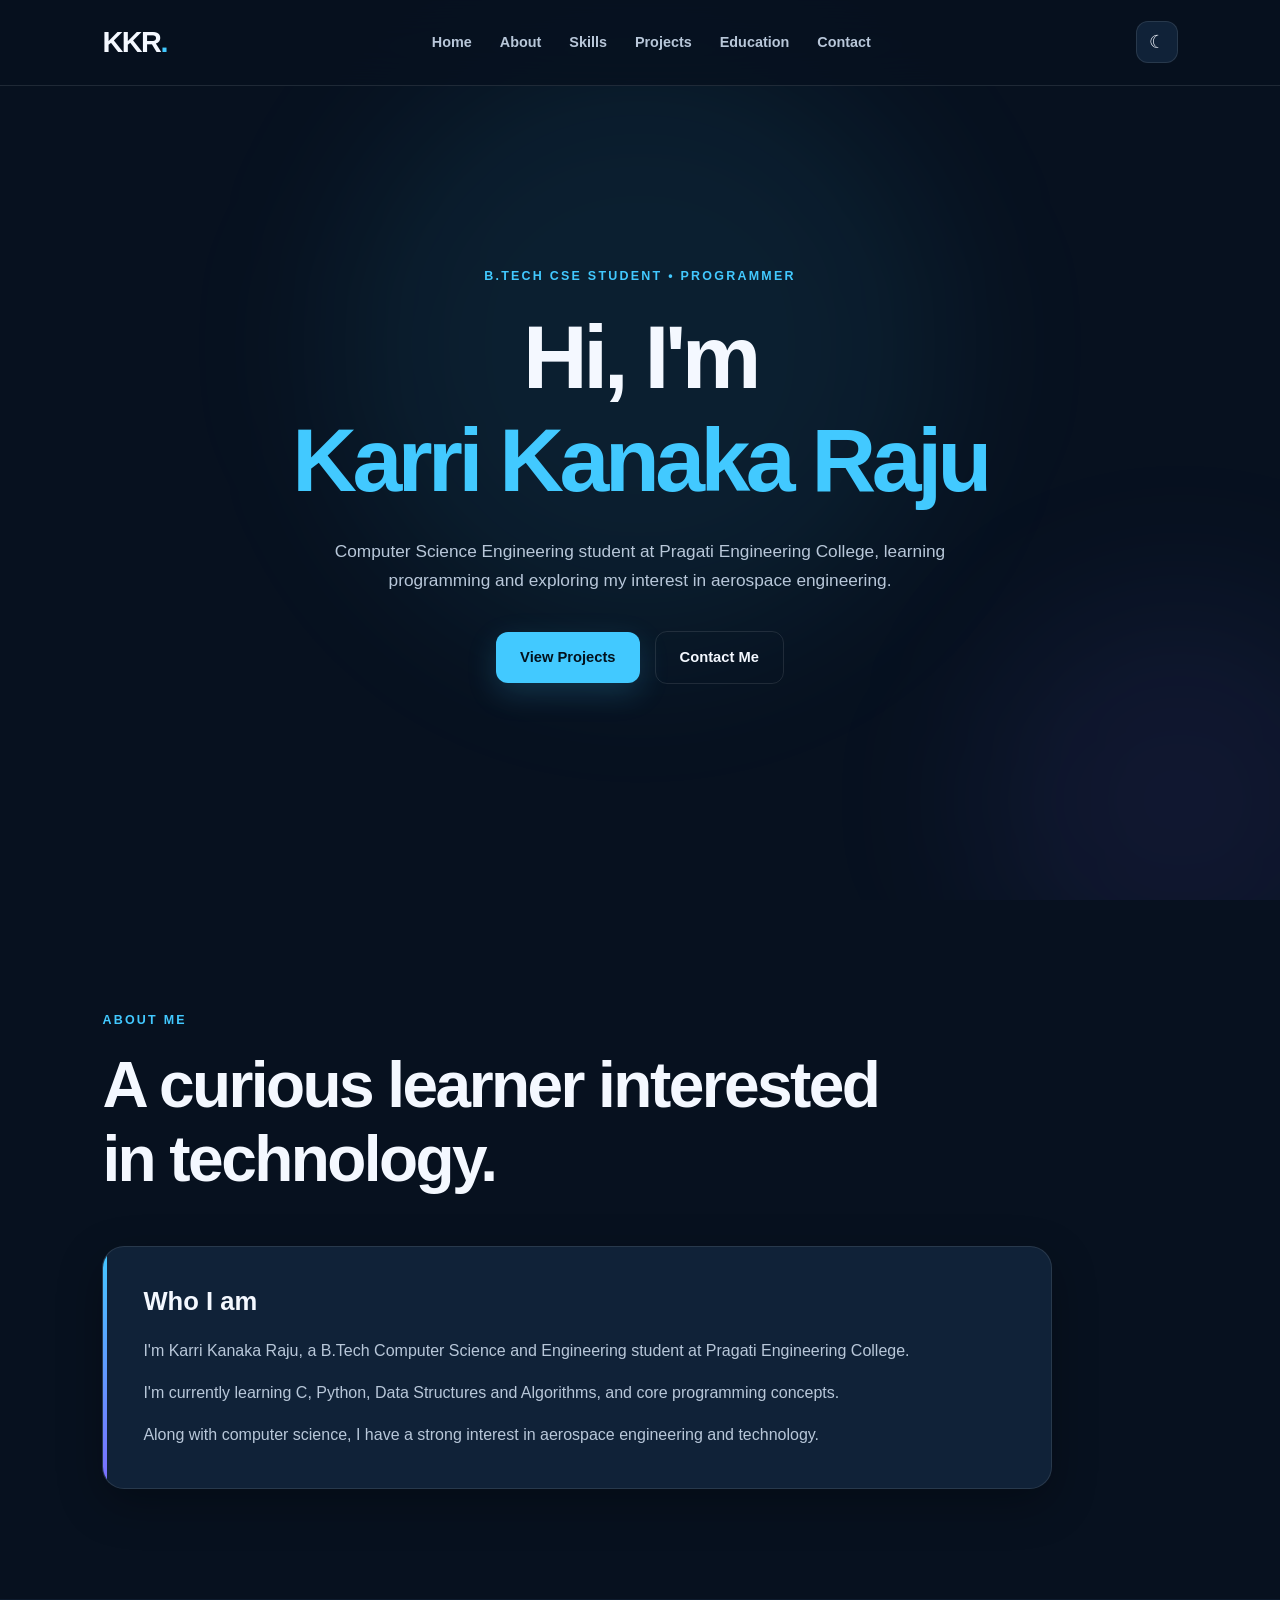
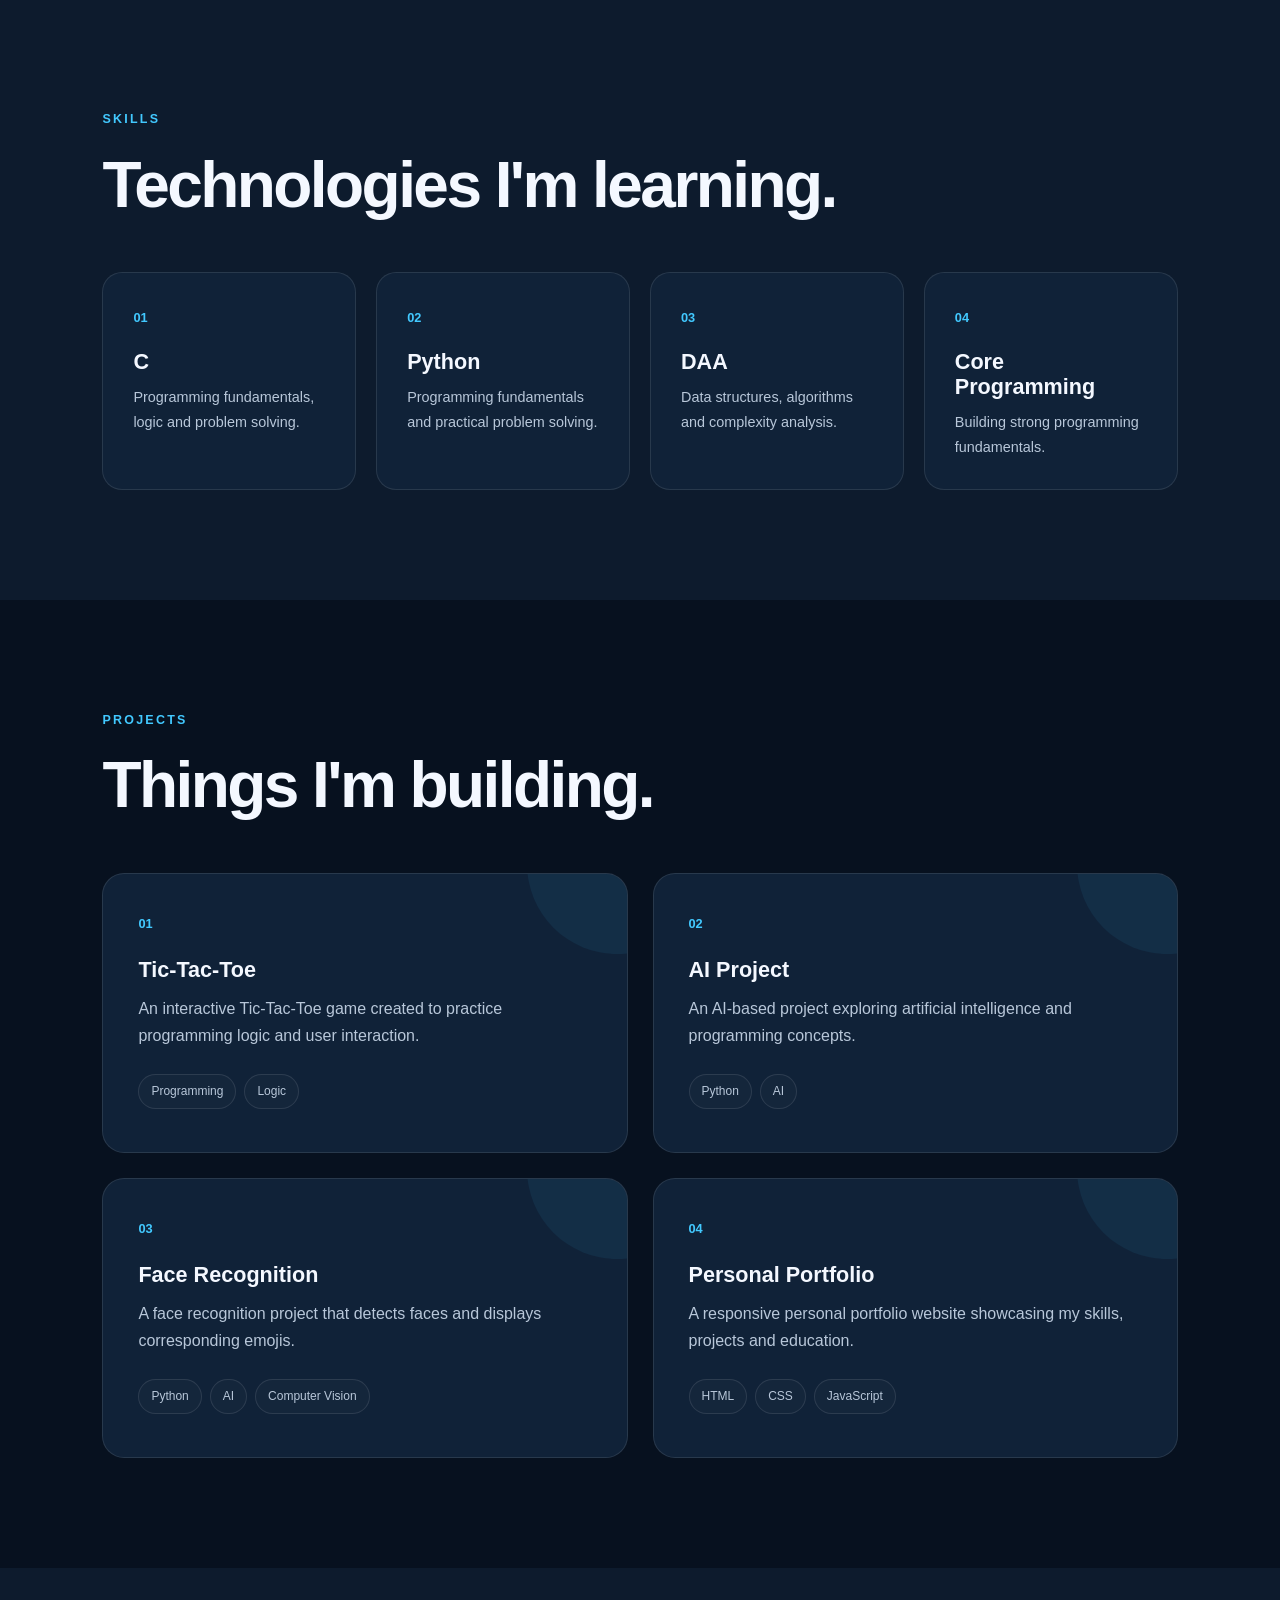
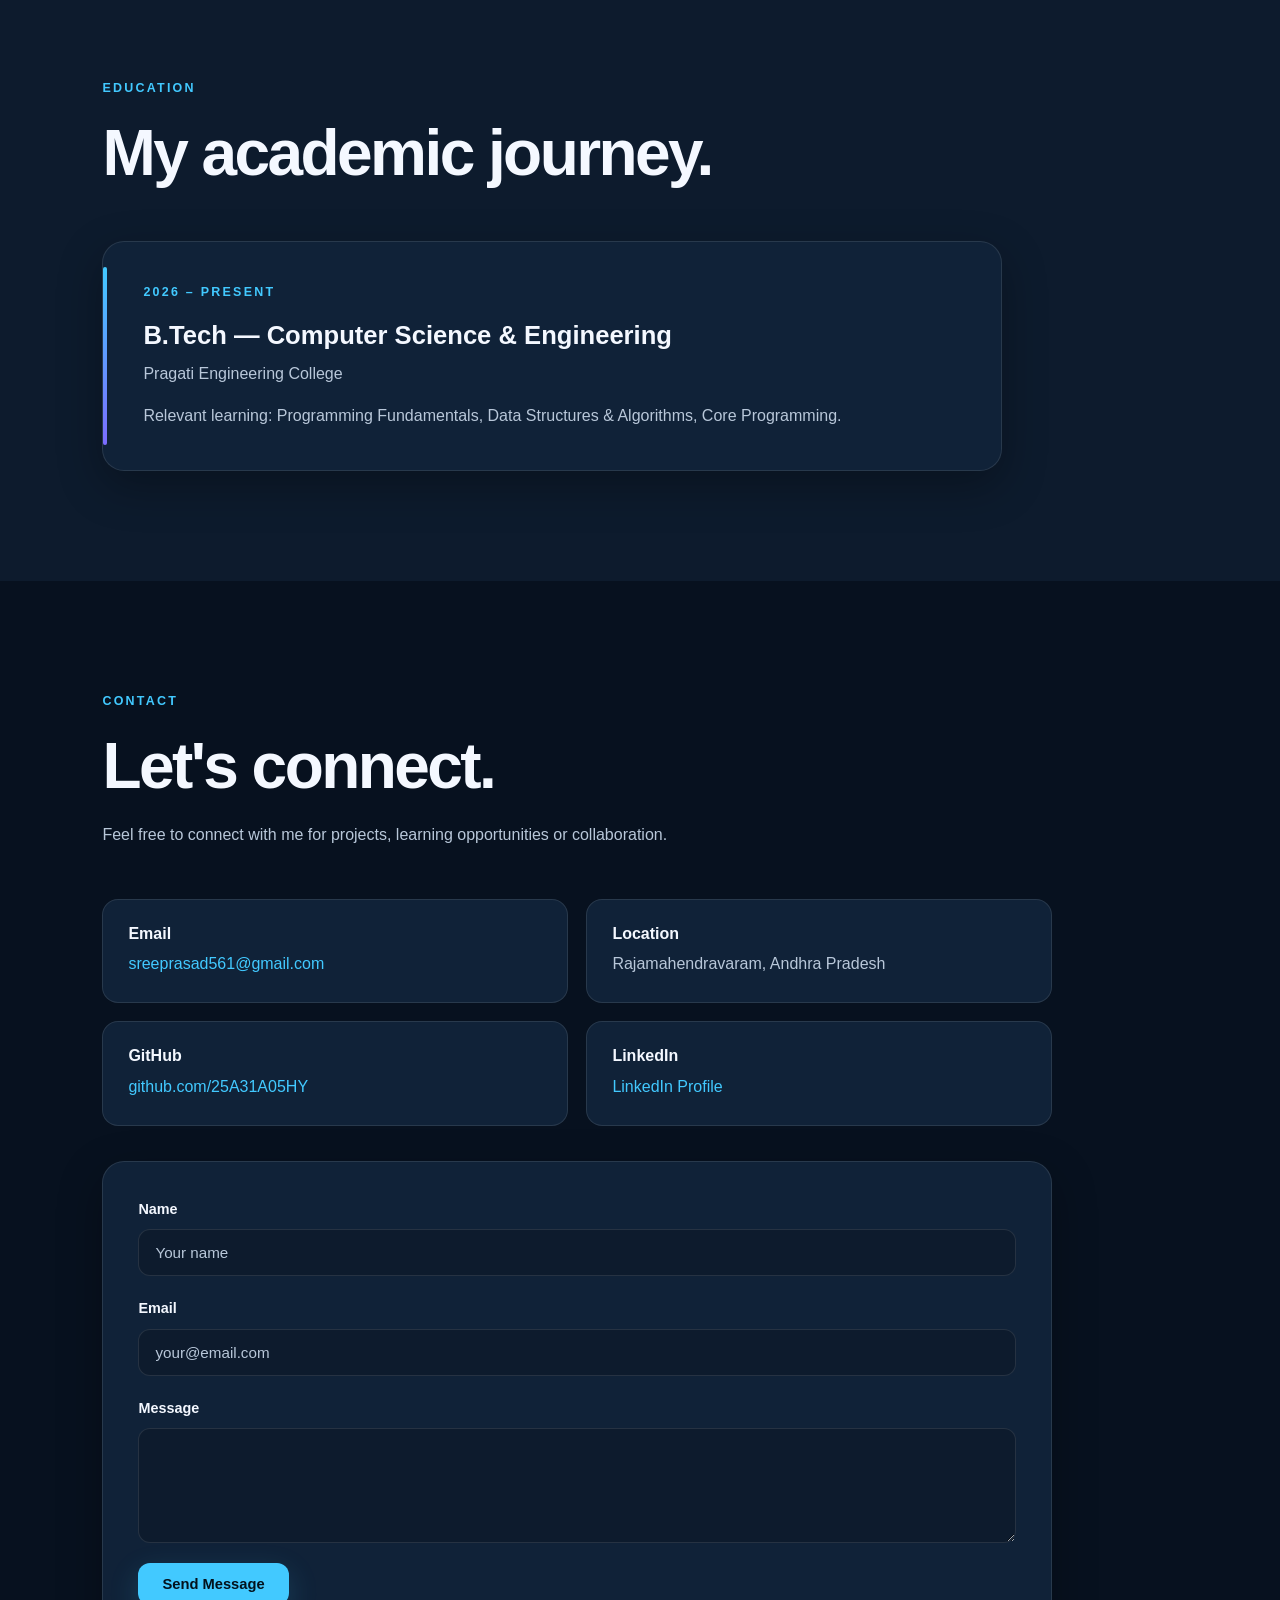
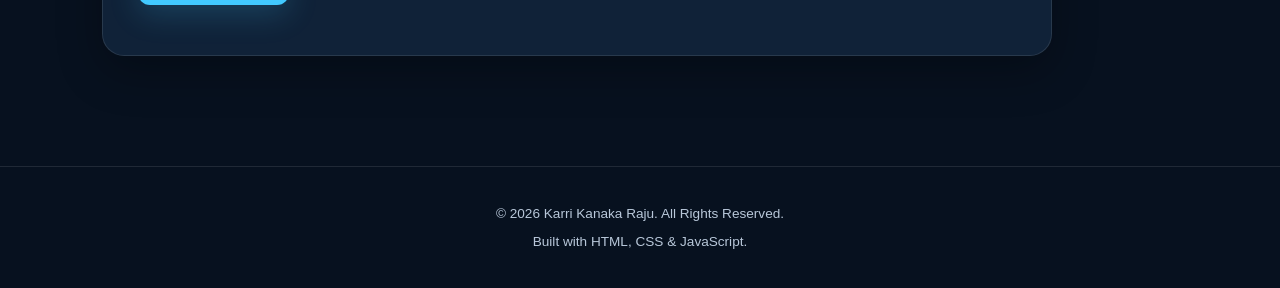
<file: index.html>
<!DOCTYPE html>
<html lang="en">
<head>
    <meta charset="UTF-8">

    <meta name="viewport" 
          content="width=device-width, initial-scale=1.0">

    <meta name="description"
          content="Portfolio of Karri Kanaka Raju, B.Tech CSE student and aspiring developer.">

    <title>Karri Kanaka Raju | CSE Student</title>

    <!-- CSS File -->
    <link rel="stylesheet" href="style.css">
</head>

<body>

    <!-- ================= NAVIGATION ================= -->

    <header class="navbar">

        <div class="logo">
            KKR<span>.</span>
        </div>

        <nav>
            <a href="#home">Home</a>
            <a href="#about">About</a>
            <a href="#skills">Skills</a>
            <a href="#projects">Projects</a>
            <a href="#education">Education</a>
            <a href="#contact">Contact</a>
        </nav>

        <button id="themeBtn">
            ☾
        </button>

    </header>


    <!-- ================= HOME ================= -->

    <section id="home" class="hero">

        <div class="hero-content">

            <p class="eyebrow">
                B.TECH CSE STUDENT • PROGRAMMER
            </p>

            <h1>
                Hi, I'm
                <span>Karri Kanaka Raju</span>
            </h1>

            <p class="hero-description">

                Computer Science Engineering student at
                Pragati Engineering College, learning
                programming and exploring my interest in
                aerospace engineering.

            </p>

            <div class="hero-buttons">

                <a href="#projects" class="btn primary">
                    View Projects
                </a>

                <a href="#contact" class="btn secondary">
                    Contact Me
                </a>

            </div>

        </div>

    </section>


    <!-- ================= ABOUT ================= -->

    <section id="about" class="section">

        <div class="section-title">

            <p class="eyebrow">
                ABOUT ME
            </p>

            <h2>
                A curious learner interested in technology.
            </h2>

        </div>


        <div class="about-card">

            <h3>
                Who I am
            </h3>

            <p>

                I'm Karri Kanaka Raju, a B.Tech Computer
                Science and Engineering student at
                Pragati Engineering College.

            </p>

            <p>

                I'm currently learning C, Python, Data
                Structures and Algorithms, and core
                programming concepts.

            </p>

            <p>

                Along with computer science, I have a
                strong interest in aerospace engineering
                and technology.

            </p>

        </div>

    </section>


    <!-- ================= SKILLS ================= -->

    <section id="skills" class="section skills-section">

        <div class="section-title">

            <p class="eyebrow">
                SKILLS
            </p>

            <h2>
                Technologies I'm learning.
            </h2>

        </div>


        <div class="skills-container">

            <div class="skill-card">

                <span>01</span>

                <h3>
                    C
                </h3>

                <p>
                    Programming fundamentals,
                    logic and problem solving.
                </p>

            </div>


            <div class="skill-card">

                <span>02</span>

                <h3>
                    Python
                </h3>

                <p>
                    Programming fundamentals and
                    practical problem solving.
                </p>

            </div>


            <div class="skill-card">

                <span>03</span>

                <h3>
                    DAA
                </h3>

                <p>
                    Data structures, algorithms
                    and complexity analysis.
                </p>

            </div>


            <div class="skill-card">

                <span>04</span>

                <h3>
                    Core Programming
                </h3>

                <p>
                    Building strong programming
                    fundamentals.
                </p>

            </div>

        </div>

    </section>


    <!-- ================= PROJECTS ================= -->

    <section id="projects" class="section">

        <div class="section-title">

            <p class="eyebrow">
                PROJECTS
            </p>

            <h2>
                Things I'm building.
            </h2>

        </div>


        <div class="projects-container">


            <!-- PROJECT 1 -->

            <div class="project-card">

                <span class="project-number">
                    01
                </span>

                <h3>
                    Tic-Tac-Toe
                </h3>

                <p>

                    An interactive Tic-Tac-Toe game
                    created to practice programming
                    logic and user interaction.

                </p>

                <div class="tags">

                    <span>
                        Programming
                    </span>

                    <span>
                        Logic
                    </span>

                </div>

            </div>


            <!-- PROJECT 2 -->

            <div class="project-card">

                <span class="project-number">
                    02
                </span>

                <h3>
                    AI Project
                </h3>

                <p>

                    An AI-based project exploring
                    artificial intelligence and
                    programming concepts.

                </p>

                <div class="tags">

                    <span>
                        Python
                    </span>

                    <span>
                        AI
                    </span>

                </div>

            </div>


            <!-- PROJECT 3 -->

            <div class="project-card">

                <span class="project-number">
                    03
                </span>

                <h3>
                    Face Recognition
                </h3>

                <p>

                    A face recognition project that
                    detects faces and displays
                    corresponding emojis.

                </p>

                <div class="tags">

                    <span>
                        Python
                    </span>

                    <span>
                        AI
                    </span>

                    <span>
                        Computer Vision
                    </span>

                </div>

            </div>


            <!-- PROJECT 4 -->

            <div class="project-card">

                <span class="project-number">
                    04
                </span>

                <h3>
                    Personal Portfolio
                </h3>

                <p>

                    A responsive personal portfolio
                    website showcasing my skills,
                    projects and education.

                </p>

                <div class="tags">

                    <span>
                        HTML
                    </span>

                    <span>
                        CSS
                    </span>

                    <span>
                        JavaScript
                    </span>

                </div>

            </div>

        </div>

    </section>


    <!-- ================= EDUCATION ================= -->

    <section id="education"
             class="section education-section">

        <div class="section-title">

            <p class="eyebrow">
                EDUCATION
            </p>

            <h2>
                My academic journey.
            </h2>

        </div>


        <div class="education-card">

            <p class="eyebrow">
                2026 – PRESENT
            </p>

            <h3>
                B.Tech — Computer Science & Engineering
            </h3>

            <p>
                Pragati Engineering College
            </p>

            <p>
                Relevant learning:
                Programming Fundamentals,
                Data Structures & Algorithms,
                Core Programming.
            </p>

        </div>

    </section>


    <!-- ================= CONTACT ================= -->

    <section id="contact" class="section contact-section">

        <div class="section-title">

            <p class="eyebrow">
                CONTACT
            </p>

            <h2>
                Let's connect.
            </h2>

            <p>
                Feel free to connect with me for
                projects, learning opportunities
                or collaboration.
            </p>

        </div>


        <div class="contact-container">


            <!-- EMAIL -->

            <div class="contact-item">

                <h3>
                    Email
                </h3>

                <a href="mailto:sreeprasad561@gmail.com">

                    sreeprasad561@gmail.com

                </a>

            </div>


            <!-- LOCATION -->

            <div class="contact-item">

                <h3>
                    Location
                </h3>

                <p>
                    Rajamahendravaram, Andhra Pradesh
                </p>

            </div>


            <!-- GITHUB -->

            <div class="contact-item">

                <h3>
                    GitHub
                </h3>

                <a
                    href="https://github.com/25A31A05HY"
                    target="_blank">

                    github.com/25A31A05HY

                </a>

            </div>


            <!-- LINKEDIN -->

            <div class="contact-item">

                <h3>
                    LinkedIn
                </h3>

                <a
                    href="https://www.linkedin.com/in/karri-kanakaraju-bb6509380/"
                    target="_blank">

                    LinkedIn Profile

                </a>

            </div>

        </div>


        <!-- CONTACT FORM -->

        <form id="contactForm"
              class="contact-form">

            <label>
                Name

                <input
                    type="text"
                    id="name"
                    placeholder="Your name"
                    required>

            </label>


            <label>
                Email

                <input
                    type="email"
                    id="email"
                    placeholder="your@email.com"
                    required>

            </label>


            <label>
                Message

                <textarea
                    id="message"
                    rows="5"
                    placeholder="Your message"
                    required>
                </textarea>

            </label>


            <button
                type="submit"
                class="btn primary">

                Send Message

            </button>

            <p id="formStatus"></p>

        </form>

    </section>


    <!-- ================= FOOTER ================= -->

    <footer>

        <p>

            © <span id="year"></span>
            Karri Kanaka Raju.
            All Rights Reserved.

        </p>

        <p>
            Built with HTML, CSS & JavaScript.
        </p>

    </footer>


    <!-- JavaScript -->

    <script src="script.js"></script>

</body>

</html>
</file>
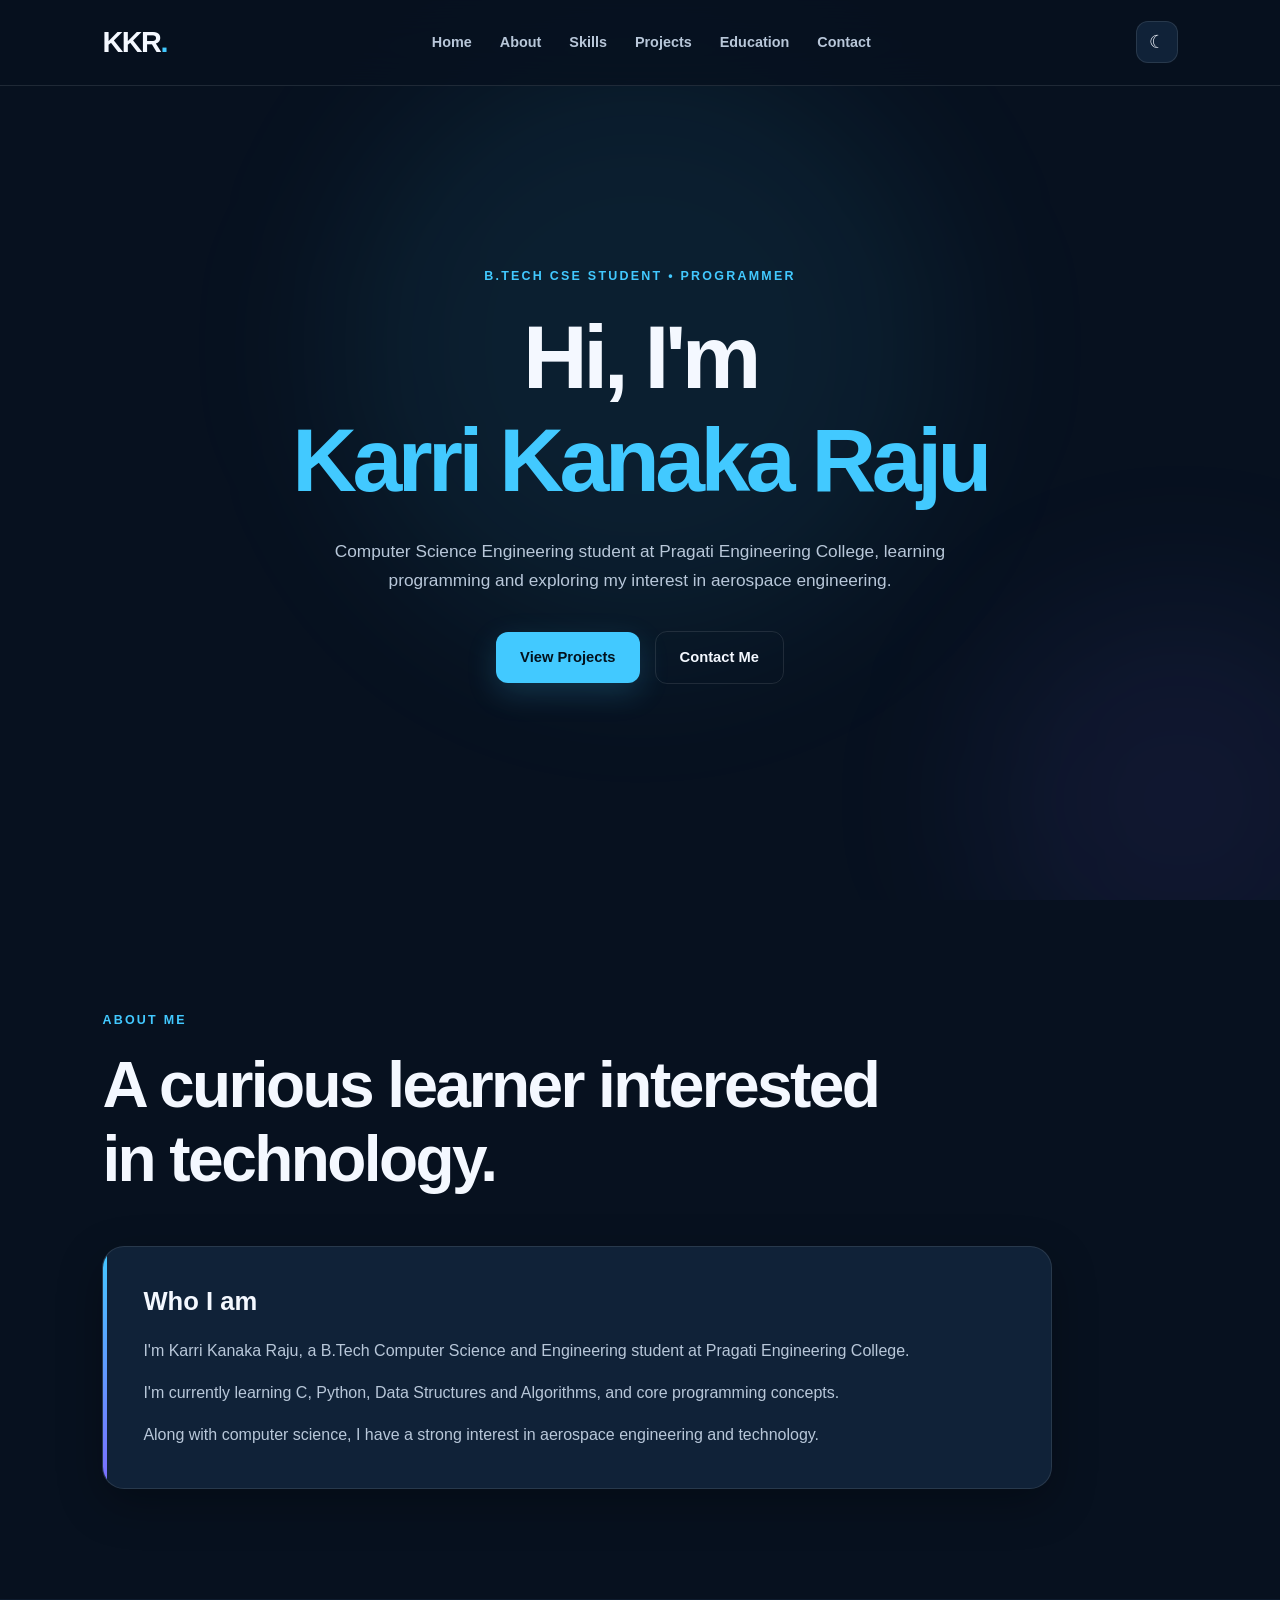
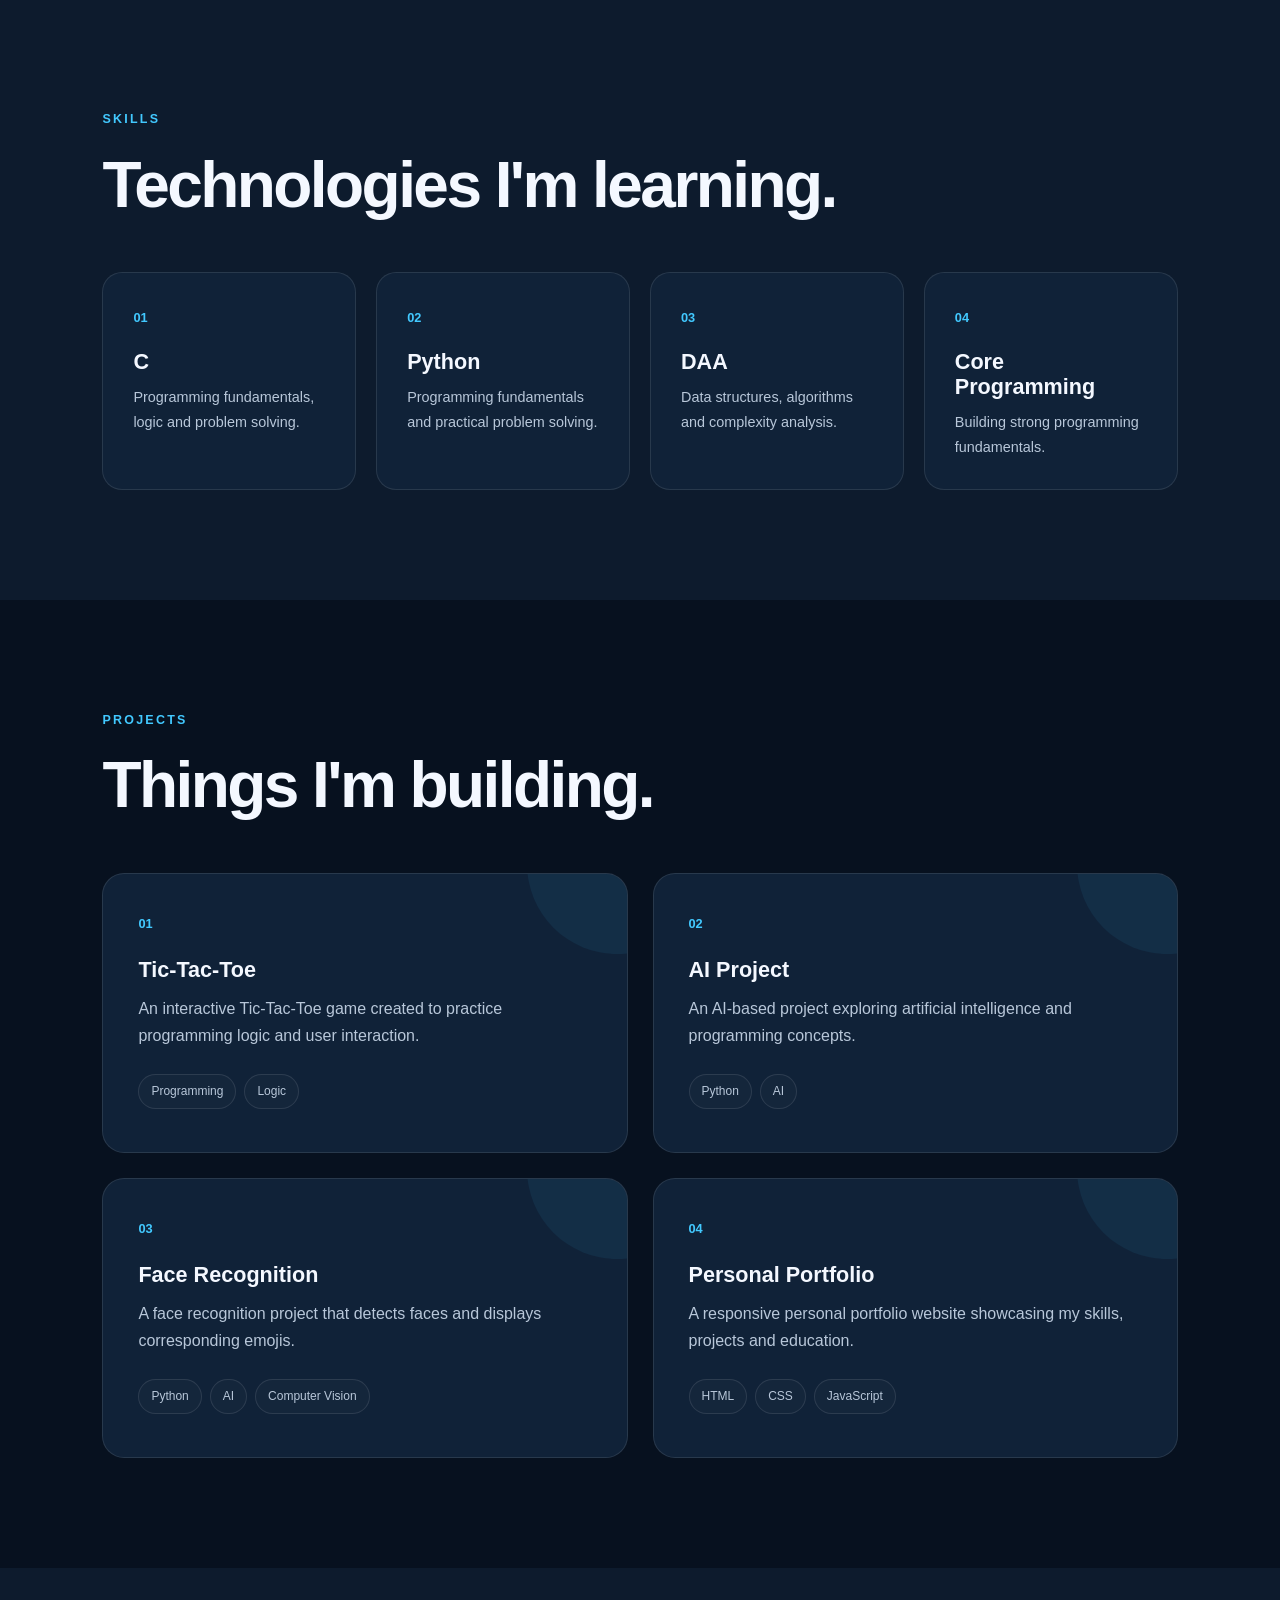
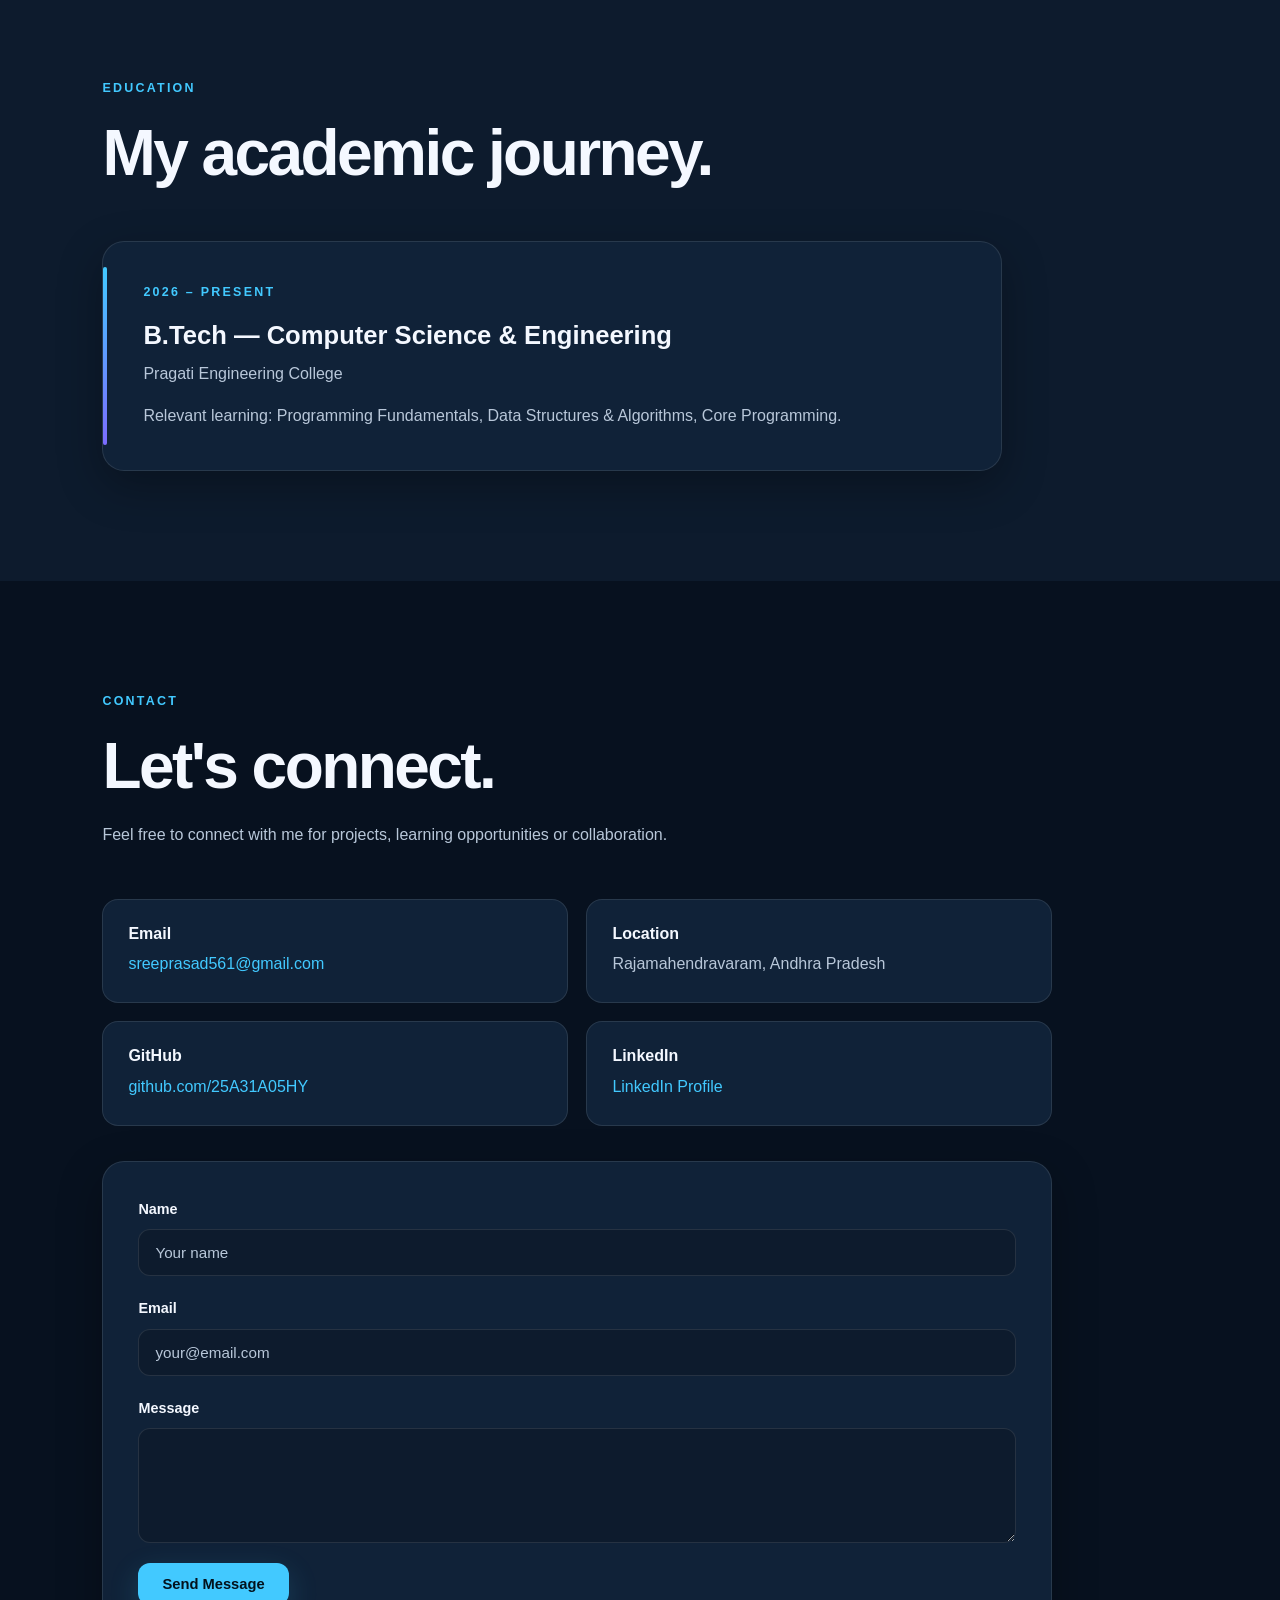
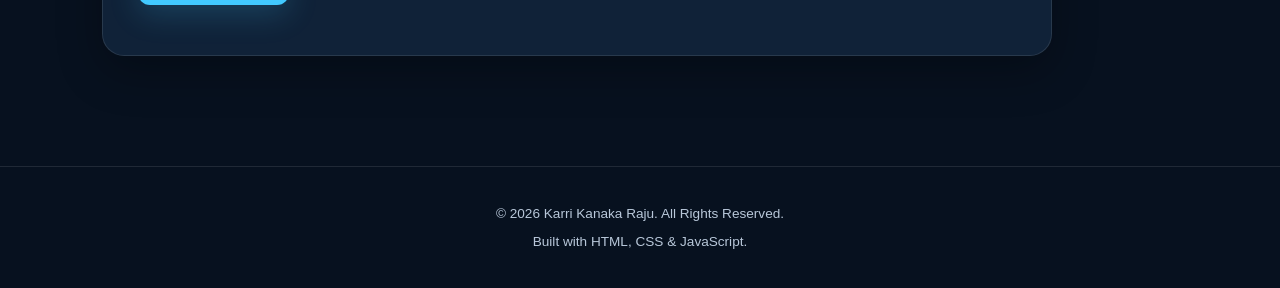
<file: prot_folo.html>
<!DOCTYPE html>
<html lang="en">
<head>
    <meta charset="UTF-8">

    <meta name="viewport" 
          content="width=device-width, initial-scale=1.0">

    <meta name="description"
          content="Portfolio of Karri Kanaka Raju, B.Tech CSE student and aspiring developer.">

    <title>Karri Kanaka Raju | CSE Student</title>

    <!-- CSS File -->
    <link rel="stylesheet" href="style.css">
</head>

<body>

    <!-- ================= NAVIGATION ================= -->

    <header class="navbar">

        <div class="logo">
            KKR<span>.</span>
        </div>

        <nav>
            <a href="#home">Home</a>
            <a href="#about">About</a>
            <a href="#skills">Skills</a>
            <a href="#projects">Projects</a>
            <a href="#education">Education</a>
            <a href="#contact">Contact</a>
        </nav>

        <button id="themeBtn">
            ☾
        </button>

    </header>


    <!-- ================= HOME ================= -->

    <section id="home" class="hero">

        <div class="hero-content">

            <p class="eyebrow">
                B.TECH CSE STUDENT • PROGRAMMER
            </p>

            <h1>
                Hi, I'm
                <span>Karri Kanaka Raju</span>
            </h1>

            <p class="hero-description">

                Computer Science Engineering student at
                Pragati Engineering College, learning
                programming and exploring my interest in
                aerospace engineering.

            </p>

            <div class="hero-buttons">

                <a href="#projects" class="btn primary">
                    View Projects
                </a>

                <a href="#contact" class="btn secondary">
                    Contact Me
                </a>

            </div>

        </div>

    </section>


    <!-- ================= ABOUT ================= -->

    <section id="about" class="section">

        <div class="section-title">

            <p class="eyebrow">
                ABOUT ME
            </p>

            <h2>
                A curious learner interested in technology.
            </h2>

        </div>


        <div class="about-card">

            <h3>
                Who I am
            </h3>

            <p>

                I'm Karri Kanaka Raju, a B.Tech Computer
                Science and Engineering student at
                Pragati Engineering College.

            </p>

            <p>

                I'm currently learning C, Python, Data
                Structures and Algorithms, and core
                programming concepts.

            </p>

            <p>

                Along with computer science, I have a
                strong interest in aerospace engineering
                and technology.

            </p>

        </div>

    </section>


    <!-- ================= SKILLS ================= -->

    <section id="skills" class="section skills-section">

        <div class="section-title">

            <p class="eyebrow">
                SKILLS
            </p>

            <h2>
                Technologies I'm learning.
            </h2>

        </div>


        <div class="skills-container">

            <div class="skill-card">

                <span>01</span>

                <h3>
                    C
                </h3>

                <p>
                    Programming fundamentals,
                    logic and problem solving.
                </p>

            </div>


            <div class="skill-card">

                <span>02</span>

                <h3>
                    Python
                </h3>

                <p>
                    Programming fundamentals and
                    practical problem solving.
                </p>

            </div>


            <div class="skill-card">

                <span>03</span>

                <h3>
                    DAA
                </h3>

                <p>
                    Data structures, algorithms
                    and complexity analysis.
                </p>

            </div>


            <div class="skill-card">

                <span>04</span>

                <h3>
                    Core Programming
                </h3>

                <p>
                    Building strong programming
                    fundamentals.
                </p>

            </div>

        </div>

    </section>


    <!-- ================= PROJECTS ================= -->

    <section id="projects" class="section">

        <div class="section-title">

            <p class="eyebrow">
                PROJECTS
            </p>

            <h2>
                Things I'm building.
            </h2>

        </div>


        <div class="projects-container">


            <!-- PROJECT 1 -->

            <div class="project-card">

                <span class="project-number">
                    01
                </span>

                <h3>
                    Tic-Tac-Toe
                </h3>

                <p>

                    An interactive Tic-Tac-Toe game
                    created to practice programming
                    logic and user interaction.

                </p>

                <div class="tags">

                    <span>
                        Programming
                    </span>

                    <span>
                        Logic
                    </span>

                </div>

            </div>


            <!-- PROJECT 2 -->

            <div class="project-card">

                <span class="project-number">
                    02
                </span>

                <h3>
                    AI Project
                </h3>

                <p>

                    An AI-based project exploring
                    artificial intelligence and
                    programming concepts.

                </p>

                <div class="tags">

                    <span>
                        Python
                    </span>

                    <span>
                        AI
                    </span>

                </div>

            </div>


            <!-- PROJECT 3 -->

            <div class="project-card">

                <span class="project-number">
                    03
                </span>

                <h3>
                    Face Recognition
                </h3>

                <p>

                    A face recognition project that
                    detects faces and displays
                    corresponding emojis.

                </p>

                <div class="tags">

                    <span>
                        Python
                    </span>

                    <span>
                        AI
                    </span>

                    <span>
                        Computer Vision
                    </span>

                </div>

            </div>


            <!-- PROJECT 4 -->

            <div class="project-card">

                <span class="project-number">
                    04
                </span>

                <h3>
                    Personal Portfolio
                </h3>

                <p>

                    A responsive personal portfolio
                    website showcasing my skills,
                    projects and education.

                </p>

                <div class="tags">

                    <span>
                        HTML
                    </span>

                    <span>
                        CSS
                    </span>

                    <span>
                        JavaScript
                    </span>

                </div>

            </div>

        </div>

    </section>


    <!-- ================= EDUCATION ================= -->

    <section id="education"
             class="section education-section">

        <div class="section-title">

            <p class="eyebrow">
                EDUCATION
            </p>

            <h2>
                My academic journey.
            </h2>

        </div>


        <div class="education-card">

            <p class="eyebrow">
                2026 – PRESENT
            </p>

            <h3>
                B.Tech — Computer Science & Engineering
            </h3>

            <p>
                Pragati Engineering College
            </p>

            <p>
                Relevant learning:
                Programming Fundamentals,
                Data Structures & Algorithms,
                Core Programming.
            </p>

        </div>

    </section>


    <!-- ================= CONTACT ================= -->

    <section id="contact" class="section contact-section">

        <div class="section-title">

            <p class="eyebrow">
                CONTACT
            </p>

            <h2>
                Let's connect.
            </h2>

            <p>
                Feel free to connect with me for
                projects, learning opportunities
                or collaboration.
            </p>

        </div>


        <div class="contact-container">


            <!-- EMAIL -->

            <div class="contact-item">

                <h3>
                    Email
                </h3>

                <a href="mailto:sreeprasad561@gmail.com">

                    sreeprasad561@gmail.com

                </a>

            </div>


            <!-- LOCATION -->

            <div class="contact-item">

                <h3>
                    Location
                </h3>

                <p>
                    Rajamahendravaram, Andhra Pradesh
                </p>

            </div>


            <!-- GITHUB -->

            <div class="contact-item">

                <h3>
                    GitHub
                </h3>

                <a
                    href="https://github.com/25A31A05HY"
                    target="_blank">

                    github.com/25A31A05HY

                </a>

            </div>


            <!-- LINKEDIN -->

            <div class="contact-item">

                <h3>
                    LinkedIn
                </h3>

                <a
                    href="https://www.linkedin.com/in/karri-kanakaraju-bb6509380/"
                    target="_blank">

                    LinkedIn Profile

                </a>

            </div>

        </div>


        <!-- CONTACT FORM -->

        <form id="contactForm"
              class="contact-form">

            <label>
                Name

                <input
                    type="text"
                    id="name"
                    placeholder="Your name"
                    required>

            </label>


            <label>
                Email

                <input
                    type="email"
                    id="email"
                    placeholder="your@email.com"
                    required>

            </label>


            <label>
                Message

                <textarea
                    id="message"
                    rows="5"
                    placeholder="Your message"
                    required>
                </textarea>

            </label>


            <button
                type="submit"
                class="btn primary">

                Send Message

            </button>

            <p id="formStatus"></p>

        </form>

    </section>


    <!-- ================= FOOTER ================= -->

    <footer>

        <p>

            © <span id="year"></span>
            Karri Kanaka Raju.
            All Rights Reserved.

        </p>

        <p>
            Built with HTML, CSS & JavaScript.
        </p>

    </footer>


    <!-- JavaScript -->

    <script src="script.js"></script>

</body>

</html>
</file>
<file: style.css>
/* =========================================================
   KARRI KANAKA RAJU — PROFESSIONAL PORTFOLIO
   style.css
   ========================================================= */


/* =========================
   1. GLOBAL VARIABLES
   ========================= */

:root {

    --background: #07111f;
    --background-light: #0d1b2d;

    --card: #102238;
    --card-hover: #142b45;

    --text: #f4f8ff;
    --text-light: #b8c7d9;

    --primary: #42c9ff;
    --primary-dark: #159bd1;

    --secondary: #7c6cff;

    --border: rgba(255, 255, 255, 0.10);

    --shadow:
        0 15px 45px rgba(0, 0, 0, 0.30);

    --transition: 0.3s ease;

}


/* =========================
   LIGHT MODE
   ========================= */

body.light {

    --background: #f4f8fc;
    --background-light: #e9f0f7;

    --card: #ffffff;
    --card-hover: #f5f9fd;

    --text: #0b1726;
    --text-light: #5d6b7b;

    --primary: #087fb5;
    --primary-dark: #05658f;

    --secondary: #6255d8;

    --border: rgba(0, 0, 0, 0.10);

    --shadow:
        0 15px 45px rgba(30, 60, 90, 0.12);

}


/* =========================
   2. RESET
   ========================= */

* {

    margin: 0;
    padding: 0;

    box-sizing: border-box;

}


html {

    scroll-behavior: smooth;

}


body {

    font-family:
        "Inter",
        Arial,
        sans-serif;

    background: var(--background);

    color: var(--text);

    line-height: 1.7;

    overflow-x: hidden;

    transition:
        background 0.3s ease,
        color 0.3s ease;

}


img {

    max-width: 100%;

    display: block;

}


a {

    text-decoration: none;

    color: inherit;

}


button,
input,
textarea {

    font-family: inherit;

}


/* =========================
   3. TEXT
   ========================= */

h1,
h2,
h3 {

    font-family:
        "Space Grotesk",
        "Inter",
        Arial,
        sans-serif;

    line-height: 1.15;

}


h1 {

    font-size:
        clamp(3rem, 7vw, 6rem);

    letter-spacing: -0.05em;

}


h2 {

    font-size:
        clamp(2.2rem, 5vw, 4rem);

    letter-spacing: -0.04em;

}


h3 {

    font-size: 1.35rem;

}


p {

    color: var(--text-light);

}


/* =========================
   4. NAVBAR
   ========================= */

.navbar {

    position: fixed;

    top: 0;
    left: 0;

    width: 100%;

    z-index: 1000;

    display: flex;

    align-items: center;

    justify-content: space-between;

    padding:
        18px 8%;

    background:
        rgba(7, 17, 31, 0.78);

    backdrop-filter:
        blur(18px);

    -webkit-backdrop-filter:
        blur(18px);

    border-bottom:
        1px solid var(--border);

}


body.light .navbar {

    background:
        rgba(244, 248, 252, 0.85);

}


/* LOGO */

.logo {

    font-family:
        "Space Grotesk",
        sans-serif;

    font-size: 1.8rem;

    font-weight: 800;

    letter-spacing: -0.05em;

}


.logo span {

    color: var(--primary);

}


/* NAVIGATION */

nav {

    display: flex;

    align-items: center;

    gap: 28px;

}


nav a {

    position: relative;

    color: var(--text-light);

    font-size: 0.9rem;

    font-weight: 600;

    transition:
        color var(--transition);

}


nav a::after {

    content: "";

    position: absolute;

    left: 0;
    bottom: -7px;

    width: 0;

    height: 2px;

    background: var(--primary);

    transition:
        width var(--transition);

}


nav a:hover {

    color: var(--text);

}


nav a:hover::after {

    width: 100%;

}


/* THEME BUTTON */

#themeBtn {

    width: 42px;

    height: 42px;

    border-radius: 12px;

    border:
        1px solid var(--border);

    background:
        var(--card);

    color: var(--text);

    cursor: pointer;

    font-size: 1.1rem;

    transition:
        transform var(--transition),
        background var(--transition);

}


#themeBtn:hover {

    transform:
        translateY(-3px);

    background:
        var(--card-hover);

}


/* =========================
   5. HERO
   ========================= */

.hero {

    min-height: 100vh;

    display: flex;

    align-items: center;

    justify-content: center;

    text-align: center;

    padding:
        150px 8% 100px;

    position: relative;

    overflow: hidden;

}


/* BACKGROUND GLOW */

.hero::before {

    content: "";

    position: absolute;

    width: 600px;

    height: 600px;

    border-radius: 50%;

    background:
        rgba(66, 201, 255, 0.08);

    filter:
        blur(80px);

    top: 5%;

    left: 50%;

    transform:
        translateX(-50%);

    pointer-events: none;

}


.hero::after {

    content: "";

    position: absolute;

    width: 400px;

    height: 400px;

    border-radius: 50%;

    background:
        rgba(124, 108, 255, 0.08);

    filter:
        blur(80px);

    bottom: -100px;

    right: -100px;

    pointer-events: none;

}


/* HERO CONTENT */

.hero-content {

    max-width: 900px;

    position: relative;

    z-index: 2;

}


.eyebrow {

    color: var(--primary);

    font-size: 0.78rem;

    font-weight: 800;

    letter-spacing: 0.18em;

    margin-bottom: 18px;

}


.hero h1 {

    margin-bottom: 25px;

}


.hero h1 span {

    display: block;

    color: var(--primary);

}


.hero-description {

    max-width: 700px;

    margin:
        0 auto 35px;

    font-size: 1.08rem;

    color: var(--text-light);

}


/* HERO BUTTONS */

.hero-buttons {

    display: flex;

    justify-content: center;

    align-items: center;

    gap: 15px;

    flex-wrap: wrap;

}


/* =========================
   6. BUTTONS
   ========================= */

.btn {

    display: inline-flex;

    align-items: center;

    justify-content: center;

    padding:
        13px 24px;

    border-radius: 12px;

    font-size: 0.92rem;

    font-weight: 700;

    cursor: pointer;

    border:
        1px solid var(--border);

    transition:
        transform var(--transition),
        box-shadow var(--transition),
        background var(--transition);

}


.btn:hover {

    transform:
        translateY(-4px);

}


.btn.primary {

    background:
        var(--primary);

    color:
        #03121d;

    border: none;

    box-shadow:
        0 10px 30px
        rgba(66, 201, 255, 0.18);

}


.btn.primary:hover {

    background:
        var(--primary-dark);

    box-shadow:
        0 15px 35px
        rgba(66, 201, 255, 0.28);

}


.btn.secondary {

    background:
        transparent;

    color:
        var(--text);

}


.btn.secondary:hover {

    background:
        var(--card);

}


/* =========================
   7. GENERAL SECTIONS
   ========================= */

.section {

    padding:
        110px 8%;

    position: relative;

}


.skills-section,
.education-section {

    background:
        var(--background-light);

}


.section-title {

    max-width: 800px;

    margin-bottom: 50px;

}


.section-title h2 {

    margin-bottom: 18px;

}


.section-title > p:last-child {

    color:
        var(--text-light);

}


/* =========================
   8. ABOUT
   ========================= */

.about-card {

    max-width: 950px;

    padding:
        40px;

    background:
        var(--card);

    border:
        1px solid var(--border);

    border-radius:
        22px;

    box-shadow:
        var(--shadow);

    position: relative;

    overflow: hidden;

}


.about-card::before {

    content: "";

    position: absolute;

    top: 0;
    left: 0;

    width: 4px;

    height: 100%;

    background:
        linear-gradient(
            var(--primary),
            var(--secondary)
        );

}


.about-card h3 {

    margin-bottom: 20px;

    font-size: 1.6rem;

}


.about-card p {

    margin-bottom: 15px;

}


.about-card p:last-child {

    margin-bottom: 0;

}


/* =========================
   9. SKILLS
   ========================= */

.skills-container {

    display: grid;

    grid-template-columns:
        repeat(4, 1fr);

    gap: 20px;

}


.skill-card {

    padding:
        30px;

    background:
        var(--card);

    border:
        1px solid var(--border);

    border-radius:
        20px;

    transition:
        transform var(--transition),
        border-color var(--transition),
        background var(--transition);

}


.skill-card:hover {

    transform:
        translateY(-8px);

    background:
        var(--card-hover);

    border-color:
        rgba(66, 201, 255, 0.35);

}


.skill-card span {

    color:
        var(--primary);

    font-size:
        0.8rem;

    font-weight:
        800;

}


.skill-card h3 {

    margin:
        20px 0 10px;

}


.skill-card p {

    font-size:
        0.9rem;

}


/* =========================
   10. PROJECTS
   ========================= */

.projects-container {

    display: grid;

    grid-template-columns:
        repeat(2, 1fr);

    gap: 25px;

}


.project-card {

    position: relative;

    padding:
        35px;

    min-height:
        280px;

    background:
        var(--card);

    border:
        1px solid var(--border);

    border-radius:
        22px;

    overflow: hidden;

    transition:
        transform var(--transition),
        border-color var(--transition),
        box-shadow var(--transition);

}


.project-card::before {

    content: "";

    position: absolute;

    width: 180px;

    height: 180px;

    border-radius: 50%;

    background:
        rgba(66, 201, 255, 0.07);

    top: -100px;

    right: -80px;

    transition:
        transform 0.5s ease;

}


.project-card:hover {

    transform:
        translateY(-8px);

    border-color:
        rgba(66, 201, 255, 0.35);

    box-shadow:
        var(--shadow);

}


.project-card:hover::before {

    transform:
        scale(1.5);

}


.project-number {

    color:
        var(--primary);

    font-weight:
        800;

    font-size:
        0.8rem;

}


.project-card h3 {

    margin:
        22px 0 12px;

}


.project-card p {

    max-width:
        600px;

}


.tags {

    display:
        flex;

    flex-wrap:
        wrap;

    gap:
        8px;

    margin-top:
        25px;

}


.tags span {

    padding:
        6px 12px;

    border:
        1px solid var(--border);

    border-radius:
        100px;

    color:
        var(--text-light);

    font-size:
        0.75rem;

    background:
        rgba(255, 255, 255, 0.02);

}


/* =========================
   11. EDUCATION
   ========================= */

.education-card {

    max-width:
        900px;

    padding:
        40px;

    background:
        var(--card);

    border:
        1px solid var(--border);

    border-radius:
        22px;

    box-shadow:
        var(--shadow);

    position:
        relative;

}


.education-card::before {

    content:
        "";

    position:
        absolute;

    left:
        0;

    top:
        25px;

    bottom:
        25px;

    width:
        4px;

    border-radius:
        10px;

    background:
        linear-gradient(
            var(--primary),
            var(--secondary)
        );

}


.education-card h3 {

    margin:
        10px 0;

    font-size:
        1.6rem;

}


.education-card p:last-child {

    margin-top:
        15px;

}


/* =========================
   12. CONTACT
   ========================= */

.contact-section {

    background:
        var(--background);

}


.contact-container {

    display:
        grid;

    grid-template-columns:
        repeat(2, 1fr);

    gap:
        18px;

    max-width:
        950px;

    margin-bottom:
        35px;

}


.contact-item {

    padding:
        25px;

    background:
        var(--card);

    border:
        1px solid var(--border);

    border-radius:
        16px;

    transition:
        transform var(--transition),
        border-color var(--transition);

}


.contact-item:hover {

    transform:
        translateY(-5px);

    border-color:
        rgba(66, 201, 255, 0.35);

}


.contact-item h3 {

    font-size:
        1rem;

    margin-bottom:
        7px;

}


.contact-item a {

    color:
        var(--primary);

    word-break:
        break-word;

}


.contact-item a:hover {

    text-decoration:
        underline;

}


/* =========================
   13. CONTACT FORM
   ========================= */

.contact-form {

    max-width:
        950px;

    padding:
        35px;

    background:
        var(--card);

    border:
        1px solid var(--border);

    border-radius:
        22px;

    box-shadow:
        var(--shadow);

}


.contact-form label {

    display:
        block;

    color:
        var(--text);

    font-size:
        0.9rem;

    font-weight:
        600;

    margin-bottom:
        20px;

}


.contact-form input,
.contact-form textarea {

    display:
        block;

    width:
        100%;

    margin-top:
        8px;

    padding:
        14px 16px;

    border:
        1px solid var(--border);

    border-radius:
        12px;

    background:
        var(--background-light);

    color:
        var(--text);

    font-size:
        0.95rem;

    outline:
        none;

    resize:
        vertical;

    transition:
        border-color var(--transition),
        box-shadow var(--transition);

}


.contact-form input:focus,
.contact-form textarea:focus {

    border-color:
        var(--primary);

    box-shadow:
        0 0 0 3px
        rgba(66, 201, 255, 0.08);

}


.contact-form input::placeholder,
.contact-form textarea::placeholder {

    color:
        var(--text-light);

}


#formStatus {

    margin-top:
        15px;

    color:
        var(--primary);

    font-size:
        0.9rem;

}


/* =========================
   14. FOOTER
   ========================= */

footer {

    padding:
        30px 8%;

    border-top:
        1px solid var(--border);

    text-align:
        center;

    background:
        var(--background);

}


footer p {

    font-size:
        0.85rem;

    margin:
        5px 0;

}


/* =========================
   15. SCROLL ANIMATION
   ========================= */

.section,
.hero-content,
.about-card,
.skill-card,
.project-card,
.education-card,
.contact-item,
.contact-form {

    animation:
        fadeUp 0.8s ease both;

}


@keyframes fadeUp {

    from {

        opacity:
            0;

        transform:
            translateY(25px);

    }

    to {

        opacity:
            1;

        transform:
            translateY(0);

    }

}


/* =========================
   16. CUSTOM SCROLLBAR
   ========================= */

::-webkit-scrollbar {

    width:
        8px;

}


::-webkit-scrollbar-track {

    background:
        var(--background);

}


::-webkit-scrollbar-thumb {

    background:
        var(--primary);

    border-radius:
        20px;

}


::-webkit-scrollbar-thumb:hover {

    background:
        var(--primary-dark);

}


/* =========================
   17. TEXT SELECTION
   ========================= */

::selection {

    background:
        var(--primary);

    color:
        #03121d;

}


/* =========================
   18. MOBILE NAVIGATION
   ========================= */

@media (max-width: 850px) {

    .navbar {

        padding:
            16px 5%;

    }


    nav {

        position:
            absolute;

        top:
            72px;

        right:
            5%;

        display:
            none;

        flex-direction:
            column;

        align-items:
            stretch;

        min-width:
            200px;

        padding:
            20px;

        background:
            var(--card);

        border:
            1px solid var(--border);

        border-radius:
            16px;

        box-shadow:
            var(--shadow);

    }


    nav.open {

        display:
            flex;

    }


    nav a {

        padding:
            8px 0;

    }


    .hero {

        padding:
            140px 5% 90px;

    }


    .section {

        padding:
            90px 5%;

    }


    .skills-container {

        grid-template-columns:
            repeat(2, 1fr);

    }


    .projects-container {

        grid-template-columns:
            1fr;

    }

}


/* =========================
   19. SMALL MOBILE
   ========================= */

@media (max-width: 550px) {

    h1 {

        font-size:
            3.1rem;

    }


    h2 {

        font-size:
            2.3rem;

    }


    .hero-description {

        font-size:
            1rem;

    }


    .hero-buttons {

        flex-direction:
            column;

        width:
            100%;

    }


    .hero-buttons .btn {

        width:
            100%;

    }


    .skills-container {

        grid-template-columns:
            1fr;

    }


    .contact-container {

        grid-template-columns:
            1fr;

    }


    .about-card,
    .project-card,
    .skill-card,
    .education-card,
    .contact-form {

        padding:
            25px;

    }


    .contact-form .btn {

        width:
            100%;

    }

}


/* =========================
   20. REDUCED MOTION
   ========================= */

@media (prefers-reduced-motion: reduce) {

    * {

        scroll-behavior:
            auto !important;

        animation:
            none !important;

        transition:
            none !important;

    }

}
</file>
